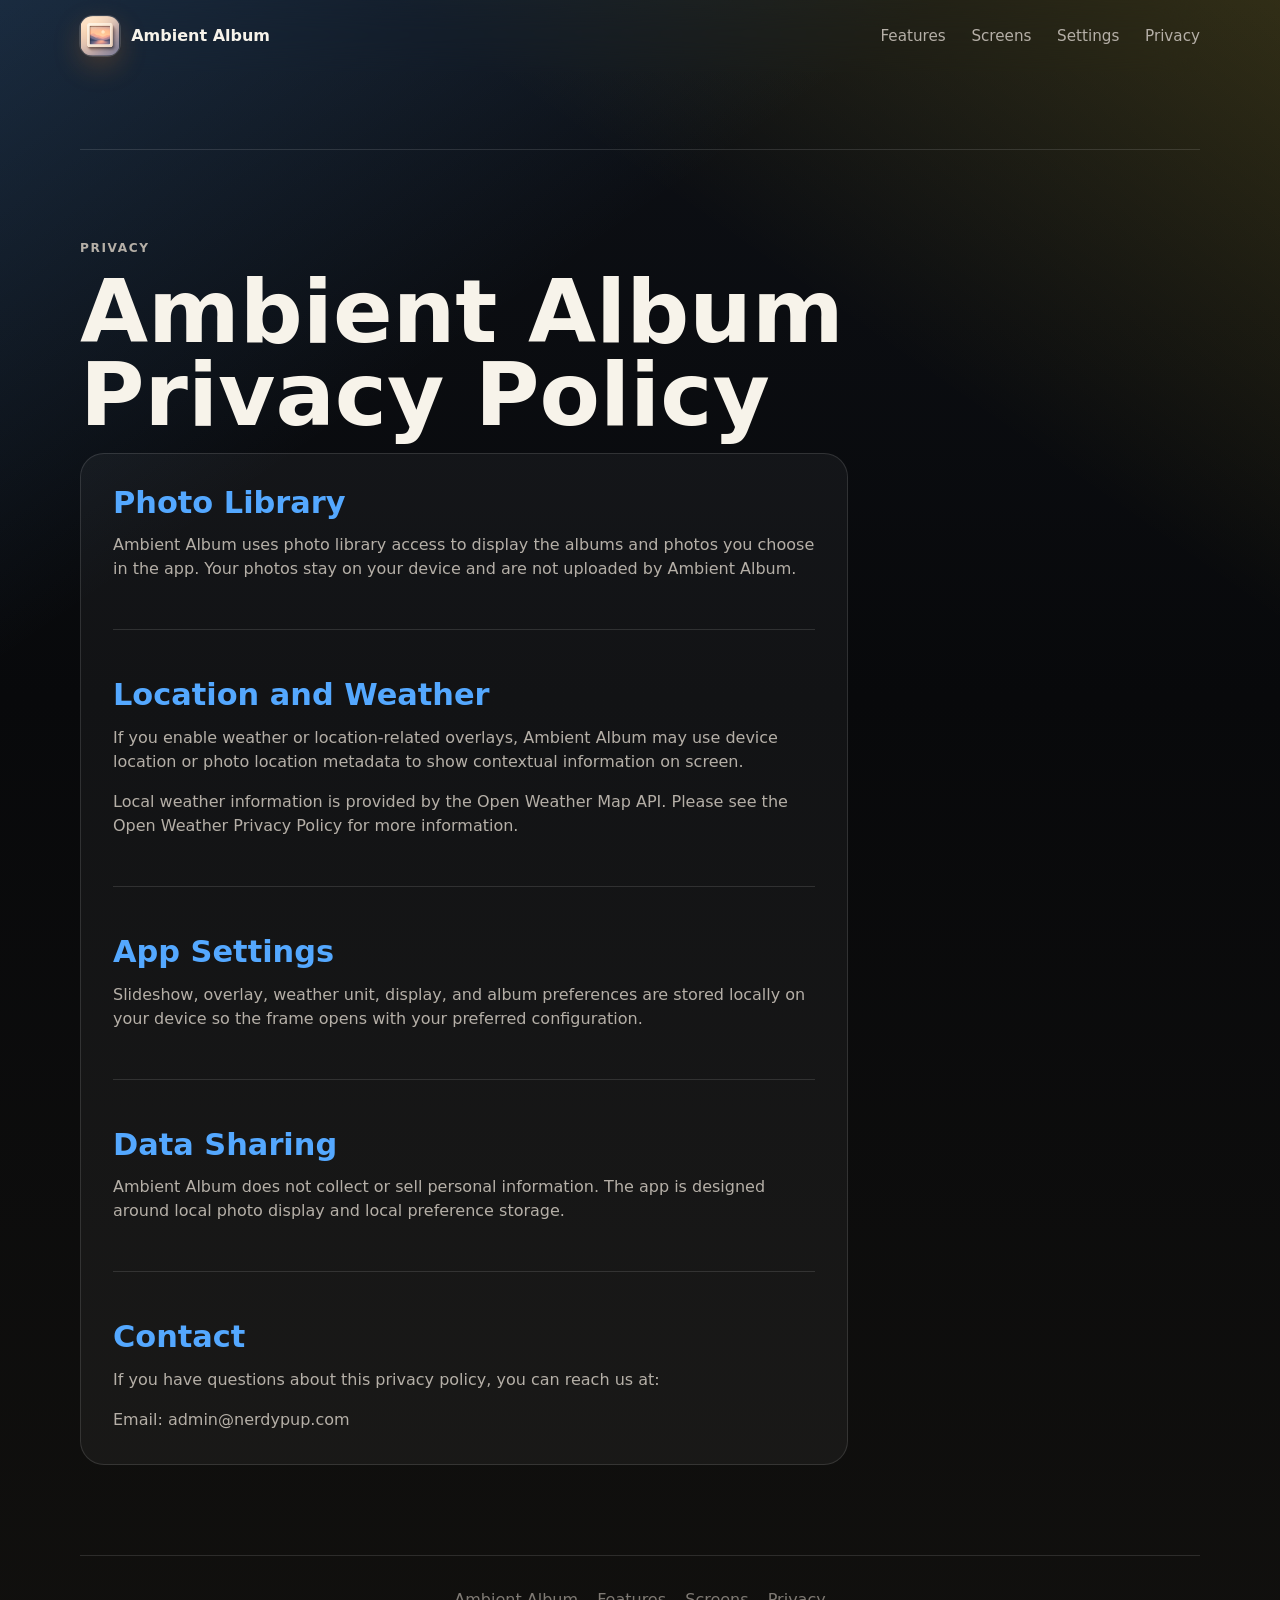
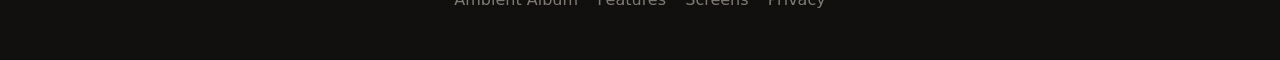
<file: docs/privacy.html>
<!doctype html>
<html lang="en">
<head>
    <meta charset="utf-8">
    <meta name="viewport" content="width=device-width, initial-scale=1">
    <meta name="description" content="Privacy policy for Ambient Album.">
    <meta name="robots" content="index, follow">
    <title>Ambient Album Privacy Policy</title>
    <link rel="stylesheet" href="styles.css">
</head>
<body>
    <header class="site-header">
        <a class="brand" href="index.html" aria-label="Ambient Album home">
            <img src="assets/ambient-album-icon.png" alt="" width="40" height="40">
            <span>Ambient Album</span>
        </a>
        <nav aria-label="Primary navigation">
            <a href="index.html#features">Features</a>
            <a href="index.html#screens">Screens</a>
            <a href="index.html#settings">Settings</a>
            <a href="privacy.html">Privacy</a>
        </nav>
    </header>

    <main class="privacy-page">
        <section class="privacy-section">
            <p class="eyebrow">Privacy</p>
            <h1>Ambient Album Privacy Policy</h1>
            <div class="policy">
                <section>
                    <h2>Photo Library</h2>
                    <p>Ambient Album uses photo library access to display the albums and photos you choose in the app. Your photos stay on your device and are not uploaded by Ambient Album.</p>
                </section>

                <section>
                    <h2>Location and Weather</h2>
                    <p>If you enable weather or location-related overlays, Ambient Album may use device location or photo location metadata to show contextual information on screen.</p>
                    <p>Local weather information is provided by the Open Weather Map API. Please see the <a href="https://openweather.co.uk/privacy-policy#important_information">Open Weather Privacy Policy</a> for more information.</p>
                </section>

                <section>
                    <h2>App Settings</h2>
                    <p>Slideshow, overlay, weather unit, display, and album preferences are stored locally on your device so the frame opens with your preferred configuration.</p>
                </section>

                <section>
                    <h2>Data Sharing</h2>
                    <p>Ambient Album does not collect or sell personal information. The app is designed around local photo display and local preference storage.</p>
                </section>

                <section>
                    <h2>Contact</h2>
                    <p>If you have questions about this privacy policy, you can reach us at: </P> <p>Email: <a href="mailto:admin@nerdypup.com">admin@nerdypup.com</a></p>
                </section>
            </div>
        </section>
    </main>

    <footer class="site-footer">
        <span>Ambient Album</span>
        <a href="index.html#features">Features</a>
        <a href="index.html#screens">Screens</a>
        <a href="privacy.html">Privacy</a>
    </footer>
</body>
</html>
</file>
<file: docs/styles.css>
:root {
    color-scheme: dark;
    --ink: #f7f3ea;
    --muted: #b5afa7;
    --dim: #7f7a74;
    --bg: #08090b;
    --panel: #17191d;
    --panel-2: #22242a;
    --line: rgba(255, 255, 255, 0.12);
    --blue: #54a8ff;
    --gold: #ffd719;
    --orange: #ff8a22;
    --green: #91d36f;
    --max: 1120px;
}

* {
    box-sizing: border-box;
}

html {
    scroll-behavior: smooth;
}

body {
    margin: 0;
    min-width: 320px;
    background:
        linear-gradient(145deg, rgba(84, 168, 255, 0.18), transparent 34rem),
        linear-gradient(215deg, rgba(255, 215, 25, 0.15), transparent 32rem),
        linear-gradient(180deg, #0d1016 0%, var(--bg) 42%, #11100e 100%);
    color: var(--ink);
    font-family: Inter, ui-sans-serif, system-ui, -apple-system, BlinkMacSystemFont, "SF Pro Display", "Segoe UI", sans-serif;
    line-height: 1.5;
}

img {
    display: block;
    max-width: 100%;
}

a {
    color: inherit;
    text-decoration: none;
}

a:hover {
    color: var(--gold);
}

.site-header {
    position: sticky;
    top: 0;
    z-index: 10;
    display: flex;
    align-items: center;
    justify-content: space-between;
    gap: 1rem;
    width: min(100% - 2rem, var(--max));
    margin: 0 auto;
    padding: 1rem 0;
    backdrop-filter: blur(22px);
}

.brand,
.site-header nav,
.hero-actions,
.site-footer {
    display: flex;
    align-items: center;
}

.brand {
    gap: 0.7rem;
    font-weight: 800;
    letter-spacing: 0;
}

.brand img {
    border-radius: 0.8rem;
    box-shadow: 0 0 0 1px rgba(255, 255, 255, 0.14), 0 10px 28px rgba(255, 138, 34, 0.22);
}

.site-header nav {
    gap: clamp(0.8rem, 3vw, 1.6rem);
    color: var(--muted);
    font-size: 0.95rem;
}

.hero {
    display: grid;
    grid-template-columns: minmax(0, 0.88fr) minmax(320px, 1.12fr);
    align-items: start;
    gap: clamp(2rem, 6vw, 5rem);
    width: min(100% - 2rem, var(--max));
    min-height: calc(90svh - 5rem);
    margin: 0 auto;
    padding: clamp(2rem, 5vw, 4rem) 0 clamp(3rem, 7vw, 5rem);
}

.hero-copy {
    position: relative;
    z-index: 2;
    padding-top: clamp(2rem, 8vw, 6rem);
}

.eyebrow {
    margin: 0 0 0.75rem;
    color: var(--orange);
    font-size: 0.76rem;
    font-weight: 800;
    letter-spacing: 0.13em;
    text-transform: uppercase;
}

h1,
h2,
h3,
p {
    margin-top: 0;
}

h1 {
    margin-bottom: 1rem;
    font-size: clamp(4rem, 10vw, 8rem);
    line-height: 0.88;
    letter-spacing: 0;
}

h2 {
    margin-bottom: 1rem;
    font-size: clamp(2rem, 5vw, 4.5rem);
    line-height: 0.95;
    letter-spacing: 0;
}

h3 {
    margin-bottom: 0.55rem;
    font-size: 1.12rem;
}

.lede {
    max-width: 42rem;
    color: var(--muted);
    font-size: clamp(1.1rem, 2vw, 1.35rem);
}

.hero-actions {
    flex-wrap: wrap;
    gap: 0.8rem;
    margin-top: 2rem;
}

.button {
    display: inline-flex;
    align-items: center;
    justify-content: center;
    min-height: 3rem;
    padding: 0.8rem 1.15rem;
    border: 1px solid var(--line);
    border-radius: 999px;
    font-weight: 800;
}

.button.primary {
    background: linear-gradient(135deg, var(--gold), var(--orange));
    color: #17100a;
    border-color: transparent;
    box-shadow: 0 16px 38px rgba(255, 138, 34, 0.22);
}

.button.secondary {
    color: var(--ink);
    background: rgba(255, 255, 255, 0.07);
}

.hero-stage {
    position: relative;
    z-index: 1;
    min-height: clamp(34rem, 54vw, 43rem);
    margin-top: clamp(5rem, 10vw, 8rem);
}

.app-icon {
    position: absolute;
    top: 0.5rem;
    right: 0.75rem;
    width: clamp(7rem, 17vw, 12.5rem);
    border-radius: 2rem;
    opacity: 0.94;
    filter: drop-shadow(0 28px 42px rgba(0, 0, 0, 0.52));
}

.frame-shot {
    position: absolute;
    border-radius: 0;
    background: transparent;
    box-shadow: none;
    filter: drop-shadow(0 1.6rem 3rem rgba(0, 0, 0, 0.42));
}

.main-shot {
    left: 0;
    top: 18%;
    width: clamp(21rem, 44vw, 34rem);
    rotate: -3deg;
}

.side-shot {
    right: 0;
    bottom: 3%;
    width: clamp(17rem, 35vw, 27rem);
    rotate: 5deg;
}

.feature-strip,
.split-section,
.screens-section,
.download-section,
.privacy-section {
    width: min(100% - 2rem, var(--max));
    margin: 0 auto;
    padding: clamp(3rem, 7vw, 6rem) 0;
    border-top: 1px solid var(--line);
}

.feature-strip {
    display: grid;
    grid-template-columns: repeat(3, 1fr);
    gap: 1px;
    padding-top: 0;
    background: var(--line);
    border-top: 0;
}

.feature-strip article {
    min-height: 14rem;
    padding: clamp(1.3rem, 3vw, 2rem);
    background: linear-gradient(180deg, rgba(255, 255, 255, 0.055), rgba(255, 255, 255, 0.025));
}

.feature-strip span,
figcaption,
.section-heading p,
.privacy-section li,
.privacy-section p,
.split-section p {
    color: var(--muted);
}

.feature-strip span {
    display: block;
    margin-bottom: 2rem;
    color: var(--blue);
    font-weight: 900;
}

.feature-strip h2 {
    font-size: clamp(1.35rem, 2.6vw, 2rem);
    line-height: 1.05;
}

.feature-strip p {
    margin-bottom: 0;
    color: var(--muted);
}

.split-section,
.download-section {
    display: grid;
    grid-template-columns: minmax(0, 0.85fr) minmax(280px, 1.15fr);
    align-items: center;
    gap: clamp(2rem, 6vw, 5rem);
}

.mini-grid,
.screens-grid,
.screens-grid-iphone,
.settings-grid {
    display: grid;
    gap: 1rem;
}

.mini-grid {
    grid-template-columns: repeat(2, minmax(0, 1fr));
}

figure {
    margin: 0;
}

figure img {
    width: 100%;
    border-radius: 0;
    background: transparent;
    box-shadow: none;
    filter: drop-shadow(0 1.4rem 2.4rem rgba(0, 0, 0, 0.28));
}

.mini-grid img {
    aspect-ratio: 3 / 4;
    object-fit: cover;
}

figcaption {
    margin-top: 0.8rem;
    font-size: 0.92rem;
}

.section-heading {
    max-width: 46rem;
    margin-bottom: clamp(1.5rem, 4vw, 3rem);
}

.screens-grid {
    grid-template-columns: 1.35fr repeat(3, minmax(0, 0.72fr));
    align-items: end;
}

.screens-grid .wide {
    grid-column: span 2;
}

.screens-grid .wide img {
    aspect-ratio: 2960 / 2290;
    object-fit: cover;
}

.screens-grid figure:not(.wide) img {
    aspect-ratio: 3 / 4;
    object-fit: cover;
}

.screens-grid-iphone {
    grid-column: 1 / -1;
    grid-template-columns: minmax(0, 1fr);
    align-items: end;
    width: min(100%, 760px);
}

.screens-grid-iphone img {
    aspect-ratio: 1324 / 644;
    object-fit: contain;
    object-position: center;
    width: min(100%, 760px);
}

.settings-grid {
    grid-template-columns: repeat(3, minmax(0, 1fr));
}

.settings-grid img {
    aspect-ratio: 2960 / 2290;
    object-fit: cover;
    object-position: center;
}

.download-section {
    grid-template-columns: minmax(0, 1fr) auto;
    padding-block: clamp(2rem, 5vw, 3.5rem);
}

.download-section p {
    max-width: 42rem;
    color: var(--muted);
}

.download-section .screens-grid {
    grid-column: 1 / -1;
}

.download-section .screens-grid .wide {
    grid-column: 1 / -1;
}

.download-section .screens-grid-iphone {
    grid-column: 1 / -1;
    width: 100%;
    max-width: none;
}

.download-section .screens-grid-iphone img {
    width: 100%;
    aspect-ratio: 1324 / 644;
    object-fit: contain;
}

.app-store-card {
    display: grid;
    grid-template-columns: auto 1fr;
    align-items: center;
    gap: 1rem;
    min-width: min(100%, 20rem);
    padding: 1rem 1.2rem;
    color: var(--ink);
    background:
        linear-gradient(135deg, rgba(84, 168, 255, 0.18), rgba(255, 215, 25, 0.12)),
        rgba(255, 255, 255, 0.06);
    border: 1px solid var(--line);
    border-radius: 1.4rem;
    box-shadow: 0 1.4rem 3rem rgba(0, 0, 0, 0.26);
}

.app-store-card:hover {
    color: var(--ink);
    border-color: rgba(255, 215, 25, 0.45);
}

.app-store-card img {
    border-radius: 1rem;
    box-shadow: 0 0 0 1px rgba(255, 255, 255, 0.14), 0 12px 28px rgba(255, 138, 34, 0.24);
}

.app-store-card small,
.app-store-card strong {
    display: block;
}

.app-store-card small {
    color: var(--muted);
    font-size: 0.85rem;
}

.app-store-card strong {
    font-size: 1.65rem;
    line-height: 1.05;
}

.privacy-page {
    padding-top: clamp(2rem, 6vw, 5rem);
}

.privacy-page h1 {
    max-width: 48rem;
    margin-bottom: 1rem;
    font-size: clamp(2.6rem, 7vw, 5.5rem);
    line-height: 0.95;
}

.policy {
    max-width: 48rem;
    padding: clamp(1.2rem, 3vw, 2rem);
    background: rgba(255, 255, 255, 0.045);
    border: 1px solid var(--line);
    border-radius: 1.5rem;
}

.policy section + section {
    margin-top: clamp(1.8rem, 4vw, 3rem);
    padding-top: clamp(1.8rem, 4vw, 3rem);
    border-top: 1px solid var(--line);
}

.policy h2 {
    color: var(--blue);
    margin-bottom: 0.85rem;
    font-size: clamp(1.35rem, 2.8vw, 1.9rem);
    line-height: 1.12;
}

.policy p:last-child {
    margin-bottom: 0;
}

.site-footer {
    justify-content: center;
    gap: 1.2rem;
    width: min(100% - 2rem, var(--max));
    margin: 0 auto;
    padding: 2rem 0 3rem;
    border-top: 1px solid var(--line);
    color: var(--dim);
}

@media (max-width: 860px) {
    .hero,
    .split-section,
    .download-section {
        grid-template-columns: 1fr;
    }

    .hero {
        min-height: auto;
        padding-top: 2rem;
    }

    .hero-copy {
        padding-top: 0;
    }

    .hero-stage {
        min-height: 31rem;
        margin-top: 0;
    }

    .feature-strip {
        grid-template-columns: 1fr;
    }

    .screens-grid,
    .settings-grid {
        grid-template-columns: repeat(2, minmax(0, 1fr));
    }

    .screens-grid .wide {
        grid-column: 1 / -1;
    }
}

@media (max-width: 560px) {
    .site-header {
        align-items: flex-start;
        flex-direction: column;
    }

    .site-header nav {
        width: 100%;
        justify-content: space-between;
        gap: 0.75rem;
        overflow-x: auto;
        padding-bottom: 0.15rem;
    }

    .hero-stage {
        min-height: 28rem;
    }

    .app-icon {
        width: 6.5rem;
        right: 0;
    }

    .main-shot {
        left: 0;
        width: 19rem;
    }

    .side-shot {
        width: 16rem;
    }

    .mini-grid,
    .screens-grid,
    .screens-grid-iphone,
    .settings-grid {
        grid-template-columns: 1fr;
    }
}
</file>
